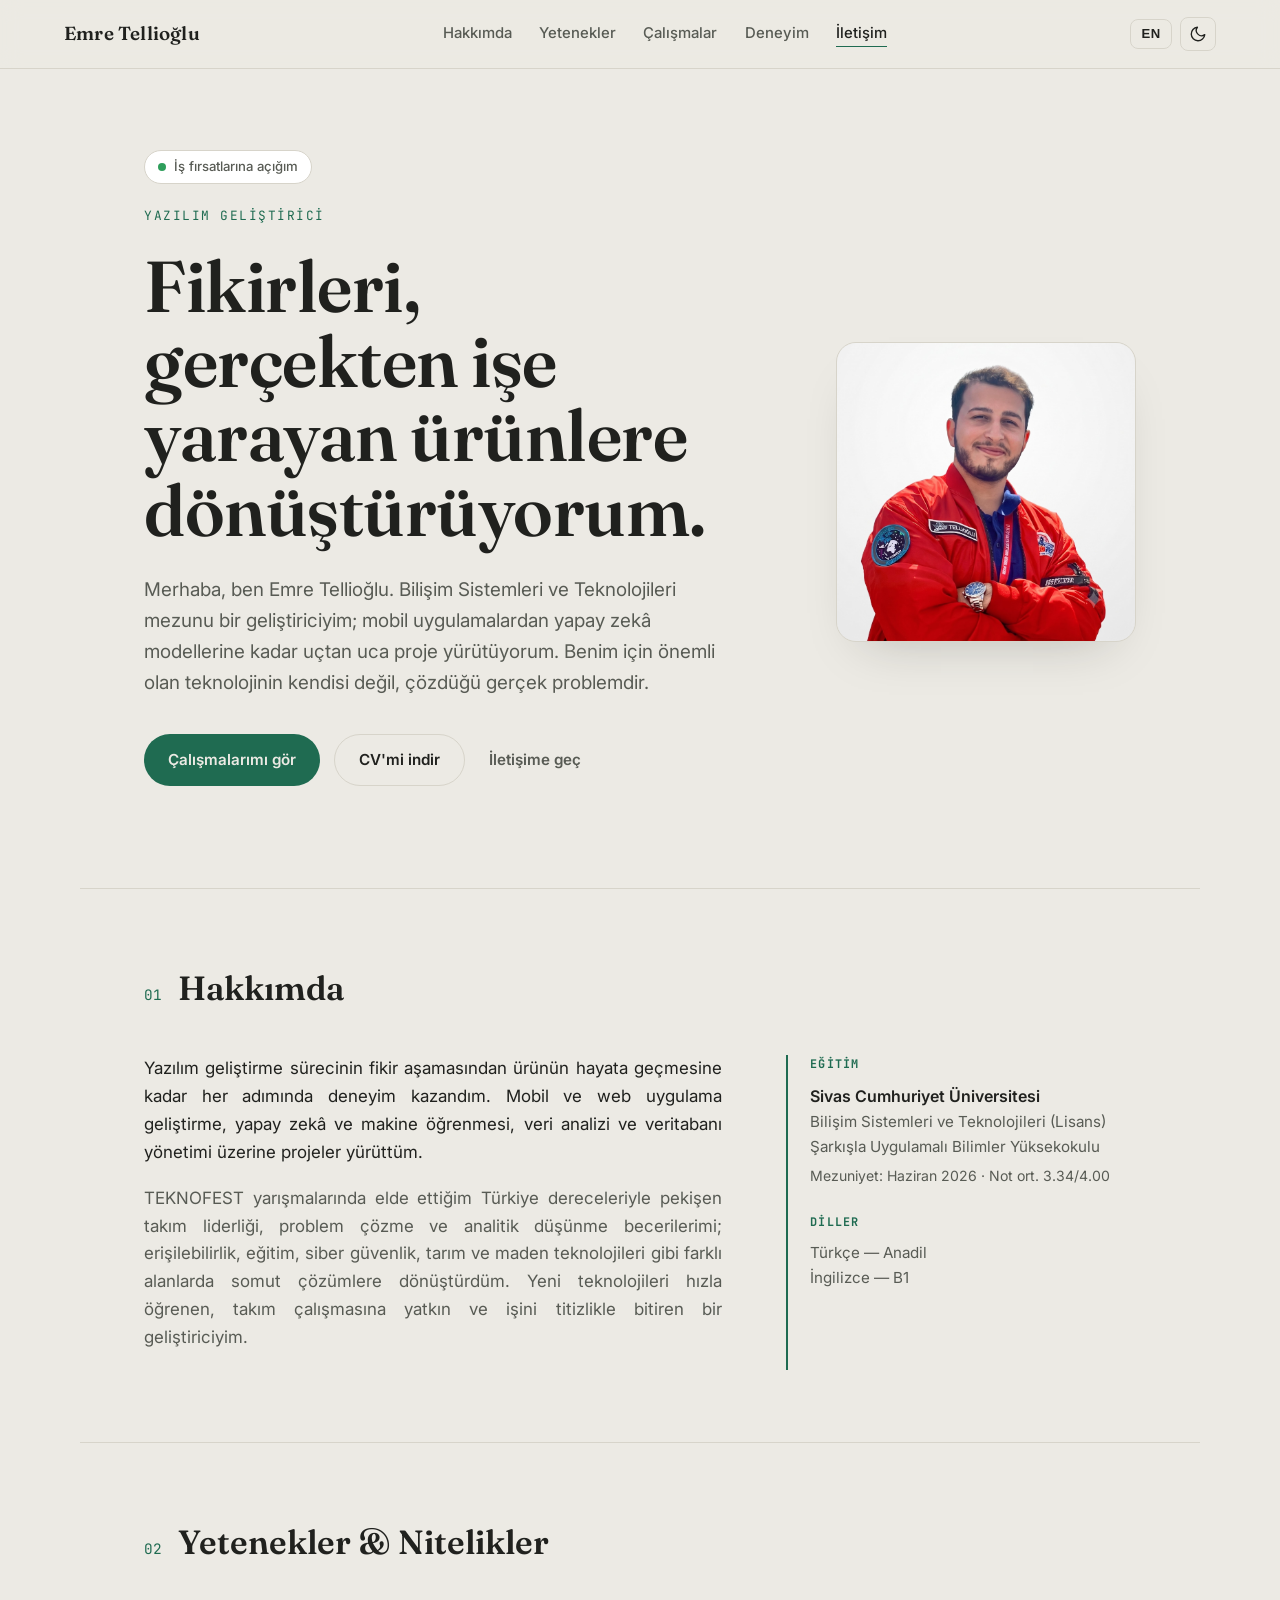
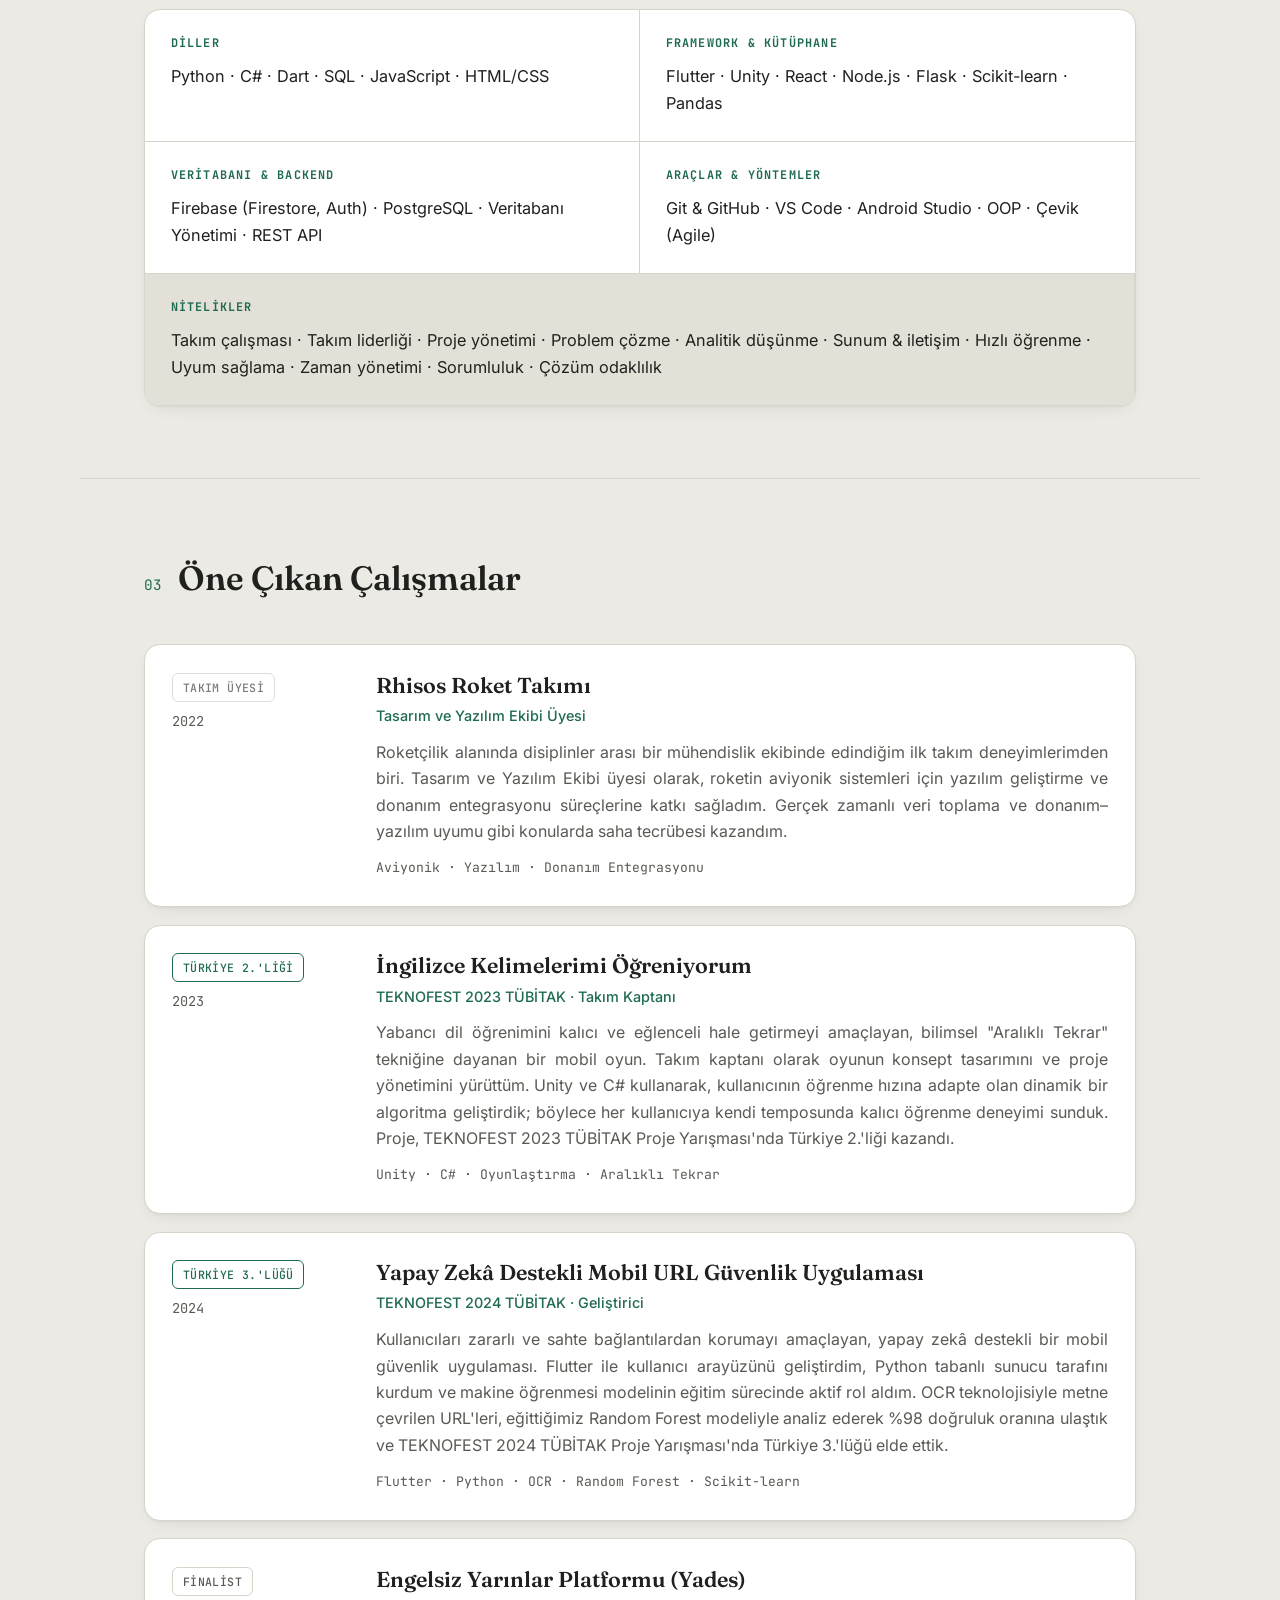
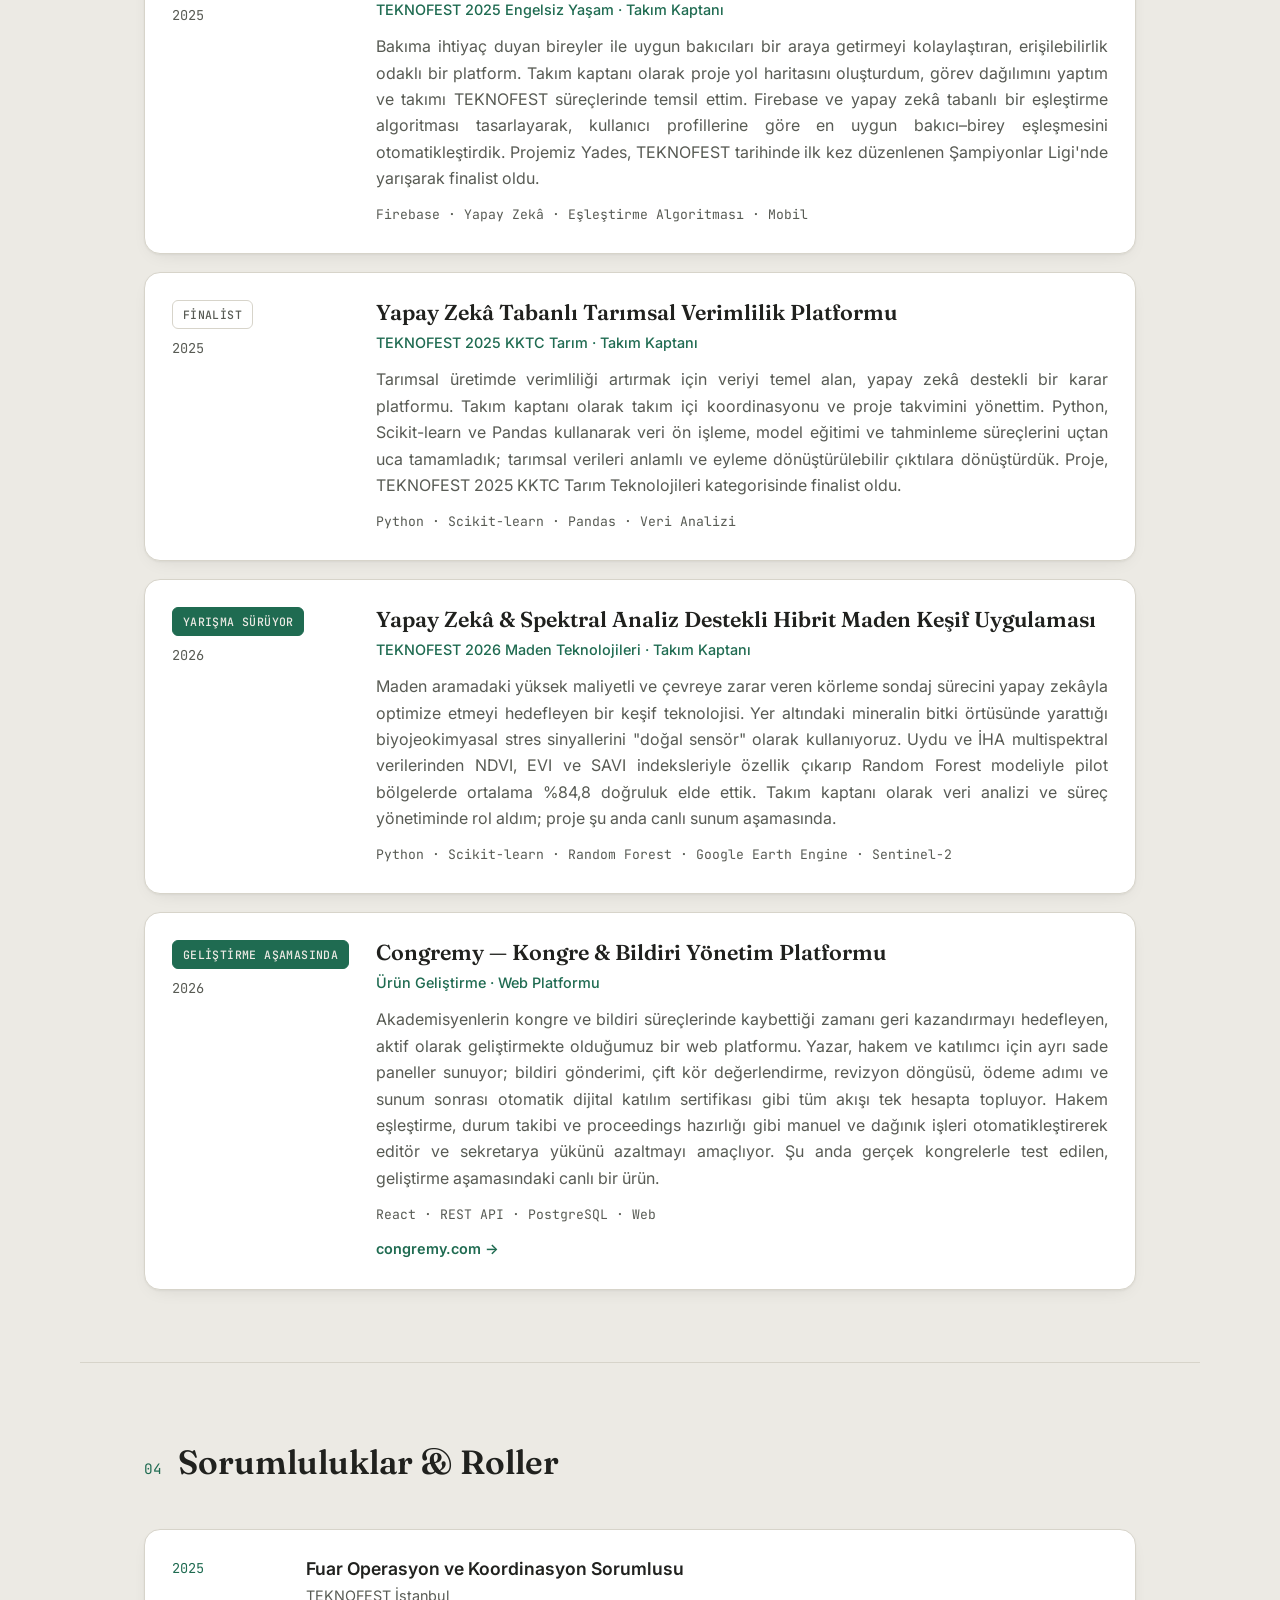
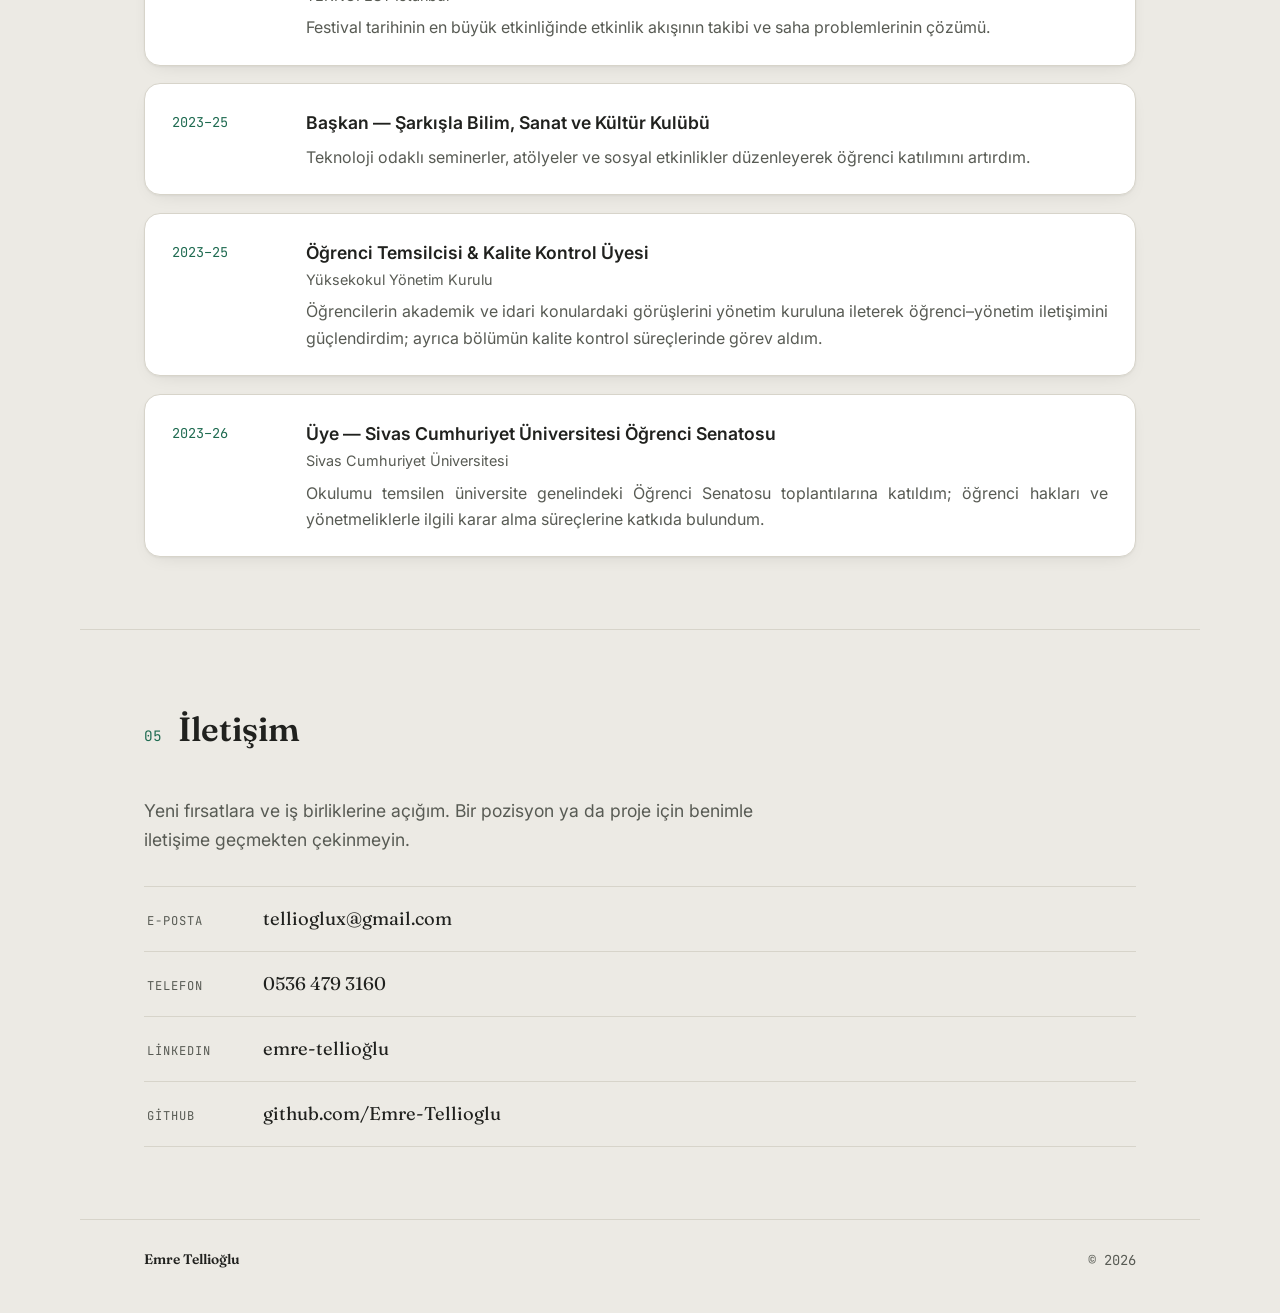
<file: index.html>
<!DOCTYPE html>
<html lang="tr">
<head>
  <meta charset="UTF-8" />
  <meta name="viewport" content="width=device-width, initial-scale=1.0" />
  <title>Emre Tellioğlu — Yazılım Geliştirici</title>
  <meta name="description" content="Emre Tellioğlu — Bilişim Sistemleri ve Teknolojileri mezunu yazılım geliştirici. Mobil, yapay zekâ ve veri odaklı projeler. TEKNOFEST Türkiye dereceleri." />
  <meta name="author" content="Emre Tellioğlu" />
  <meta name="theme-color" content="#1f6b51" />
  <link rel="canonical" href="https://emre-tellioglu.github.io/" />

  <meta property="og:type" content="website" />
  <meta property="og:url" content="https://emre-tellioglu.github.io/" />
  <meta property="og:title" content="Emre Tellioğlu — Yazılım Geliştirici" />
  <meta property="og:description" content="Mobil, yapay zekâ ve veri odaklı projeler geliştiren bir yazılım geliştirici. TEKNOFEST Türkiye dereceleri." />
  <meta property="og:image" content="https://emre-tellioglu.github.io/assets/img/emre.jpg" />
  <meta name="twitter:card" content="summary_large_image" />
  <meta name="twitter:title" content="Emre Tellioğlu — Yazılım Geliştirici" />
  <meta name="twitter:description" content="Mobil, yapay zekâ ve veri odaklı projeler geliştiren bir yazılım geliştirici." />
  <meta name="twitter:image" content="https://emre-tellioglu.github.io/assets/img/emre.jpg" />

  <link rel="preconnect" href="https://fonts.googleapis.com" />
  <link rel="preconnect" href="https://fonts.gstatic.com" crossorigin />
  <link href="https://fonts.googleapis.com/css2?family=Fraunces:opsz,wght@9..144,400;9..144,500;9..144,600;9..144,700&family=Inter:wght@400;500;600&family=JetBrains+Mono:wght@500&display=swap" rel="stylesheet" />
  <link rel="stylesheet" href="assets/css/style.css" />
  <link rel="icon" href="data:image/svg+xml,<svg xmlns='http://www.w3.org/2000/svg' viewBox='0 0 100 100'><rect width='100' height='100' rx='22' fill='%231f6b51'/><text x='50' y='71' font-size='58' font-family='Georgia,serif' fill='%23f3efe6' text-anchor='middle'>ET</text></svg>" />
</head>
<body>
  <div class="progress" id="progress" aria-hidden="true"></div>

  <header class="nav" id="top">
    <a href="#top" class="nav__mark">Emre&nbsp;Tellioğlu</a>
    <nav class="nav__links" id="navLinks">
      <a href="#about" data-i18n="nav_about">Hakkımda</a>
      <a href="#skills" data-i18n="nav_skills">Yetenekler</a>
      <a href="#work" data-i18n="nav_work">Çalışmalar</a>
      <a href="#path" data-i18n="nav_path">Deneyim</a>
      <a href="#contact" data-i18n="nav_contact">İletişim</a>
    </nav>
    <div class="nav__actions">
      <button id="langToggle" class="ghost-btn" aria-label="Switch language">EN</button>
      <button id="themeToggle" class="icon-btn" aria-label="Tema değiştir">
        <svg class="icon-moon" viewBox="0 0 24 24" width="18" height="18" fill="none" stroke="currentColor" stroke-width="1.8" stroke-linecap="round" stroke-linejoin="round"><path d="M21 12.8A9 9 0 1 1 11.2 3a7 7 0 0 0 9.8 9.8z"/></svg>
        <svg class="icon-sun" viewBox="0 0 24 24" width="18" height="18" fill="none" stroke="currentColor" stroke-width="1.8" stroke-linecap="round" stroke-linejoin="round"><circle cx="12" cy="12" r="4"/><path d="M12 2v2M12 20v2M4.9 4.9l1.4 1.4M17.7 17.7l1.4 1.4M2 12h2M20 12h2M4.9 19.1l1.4-1.4M17.7 6.3l1.4-1.4"/></svg>
      </button>
      <button id="menuToggle" class="icon-btn menu-toggle" aria-label="Menü">
        <svg viewBox="0 0 24 24" width="20" height="20" fill="none" stroke="currentColor" stroke-width="1.8" stroke-linecap="round"><path d="M3 6h18M3 12h18M3 18h18"/></svg>
      </button>
    </div>
  </header>

  <main>
    <!-- Hero -->
    <section class="hero">
      <div class="hero__text">
        <p class="status">
          <span class="status__dot"></span>
          <span data-i18n="hero_status">İş fırsatlarına açığım</span>
        </p>
        <p class="eyebrow" data-i18n="hero_eyebrow">Yazılım Geliştirici</p>
        <h1 class="hero__headline" data-i18n="hero_headline">
          Fikirleri, gerçekten işe yarayan ürünlere dönüştürüyorum.
        </h1>
        <p class="hero__intro" data-i18n="hero_intro">
          Merhaba, ben Emre Tellioğlu. Bilişim Sistemleri ve Teknolojileri mezunu bir geliştiriciyim;
          mobil uygulamalardan yapay zekâ modellerine kadar uçtan uca proje yürütüyorum. Benim için
          önemli olan teknolojinin kendisi değil, çözdüğü gerçek problemdir.
        </p>
        <div class="hero__actions">
          <a href="#work" class="btn btn--solid" data-i18n="hero_cta_work">Çalışmalarımı gör</a>
          <a href="assets/cv/Emre_Tellioglu_CV.pdf" class="btn btn--line" download data-i18n="hero_cta_cv">CV'mi indir</a>
          <a href="#contact" class="btn btn--ghost-link" data-i18n="hero_cta_contact">İletişime geç</a>
        </div>
      </div>
      <figure class="hero__photo">
        <img src="assets/img/emre.jpg" alt="Emre Tellioğlu" id="avatarImg"
             onerror="this.style.display='none';document.getElementById('avatarFallback').style.display='flex';" />
        <div class="avatar-fallback" id="avatarFallback">ET</div>
      </figure>
    </section>

    <!-- Hakkımda -->
    <section id="about" class="block">
      <div class="block__head">
        <span class="block__no">01</span>
        <h2 class="block__title" data-i18n="about_title">Hakkımda</h2>
      </div>
      <div class="about">
        <div class="about__lead">
          <p data-i18n="about_p1">
            Yazılım geliştirme sürecinin fikir aşamasından ürünün hayata geçmesine kadar her adımında
            deneyim kazandım. Mobil ve web uygulama geliştirme, yapay zekâ ve makine öğrenmesi, veri
            analizi ve veritabanı yönetimi üzerine projeler yürüttüm.
          </p>
          <p data-i18n="about_p2">
            TEKNOFEST yarışmalarında elde ettiğim Türkiye dereceleriyle pekişen takım liderliği,
            problem çözme ve analitik düşünme becerilerimi; erişilebilirlik, eğitim, siber güvenlik,
            tarım ve maden teknolojileri gibi farklı alanlarda somut çözümlere dönüştürdüm. Yeni
            teknolojileri hızla öğrenen, takım çalışmasına yatkın ve işini titizlikle bitiren bir
            geliştiriciyim.
          </p>
        </div>
        <aside class="about__side">
          <h3 class="side__title" data-i18n="about_edu">Eğitim</h3>
          <p class="side__primary">Sivas Cumhuriyet Üniversitesi</p>
          <p class="side__sec" data-i18n="about_edu_dept">Bilişim Sistemleri ve Teknolojileri (Lisans)</p>
          <p class="side__sec">Şarkışla Uygulamalı Bilimler Yüksekokulu</p>
          <p class="side__meta"><span data-i18n="about_edu_grad">Mezuniyet: Haziran 2026</span> · <span data-i18n="about_gpa">Not ort.</span> 3.34/4.00</p>
          <h3 class="side__title" data-i18n="about_lang">Diller</h3>
          <p class="side__sec"><span data-i18n="lang_tr">Türkçe</span> — <span class="muted" data-i18n="lang_tr_lvl">Anadil</span></p>
          <p class="side__sec"><span data-i18n="lang_en">İngilizce</span> — <span class="muted">B1</span></p>
        </aside>
      </div>
    </section>

    <!-- Yetenekler -->
    <section id="skills" class="block">
      <div class="block__head">
        <span class="block__no">02</span>
        <h2 class="block__title" data-i18n="skills_title">Yetenekler &amp; Nitelikler</h2>
      </div>
      <div class="skills">
        <div class="skills__col">
          <h3 class="skills__label" data-i18n="skills_lang">Diller</h3>
          <p class="skills__list">Python · C# · Dart · SQL · JavaScript · HTML/CSS</p>
        </div>
        <div class="skills__col">
          <h3 class="skills__label" data-i18n="skills_fw">Framework &amp; Kütüphane</h3>
          <p class="skills__list">Flutter · Unity · React · Node.js · Flask · Scikit-learn · Pandas</p>
        </div>
        <div class="skills__col">
          <h3 class="skills__label" data-i18n="skills_db">Veritabanı &amp; Backend</h3>
          <p class="skills__list">Firebase (Firestore, Auth) · PostgreSQL · Veritabanı Yönetimi · REST API</p>
        </div>
        <div class="skills__col">
          <h3 class="skills__label" data-i18n="skills_tools">Araçlar &amp; Yöntemler</h3>
          <p class="skills__list">Git &amp; GitHub · VS Code · Android Studio · OOP · Çevik (Agile)</p>
        </div>
        <div class="skills__col skills__col--wide">
          <h3 class="skills__label" data-i18n="skills_soft">Nitelikler</h3>
          <p class="skills__list" data-i18n="skills_soft_list">
            Takım çalışması · Takım liderliği · Proje yönetimi · Problem çözme · Analitik düşünme ·
            Sunum &amp; iletişim · Hızlı öğrenme · Uyum sağlama · Zaman yönetimi · Sorumluluk · Çözüm odaklılık
          </p>
        </div>
      </div>
    </section>

    <!-- Öne çıkan çalışmalar -->
    <section id="work" class="block">
      <div class="block__head">
        <span class="block__no">03</span>
        <h2 class="block__title" data-i18n="work_title">Öne Çıkan Çalışmalar</h2>
      </div>

      <ol class="work">
        <li class="work__item">
          <div class="work__meta">
            <span class="work__award work__award--muted" data-i18n="award_team">Takım Üyesi</span>
            <span class="work__year">2022</span>
          </div>
          <div class="work__body">
            <h3 class="work__title" data-i18n="w5_title">Rhisos Roket Takımı</h3>
            <p class="work__role" data-i18n="w5_role">Tasarım ve Yazılım Ekibi Üyesi</p>
            <p class="work__desc" data-i18n="w5_desc">
              Roketçilik alanında disiplinler arası bir mühendislik ekibinde edindiğim ilk takım
              deneyimlerimden biri. Tasarım ve Yazılım Ekibi üyesi olarak, roketin aviyonik sistemleri
              için yazılım geliştirme ve donanım entegrasyonu süreçlerine katkı sağladım. Gerçek zamanlı
              veri toplama ve donanım–yazılım uyumu gibi konularda saha tecrübesi kazandım.
            </p>
            <p class="work__stack" data-i18n="w5_stack">Aviyonik · Yazılım · Donanım Entegrasyonu</p>
          </div>
        </li>

        <li class="work__item">
          <div class="work__meta">
            <span class="work__award" data-i18n="award_2nd">Türkiye 2.'liği</span>
            <span class="work__year">2023</span>
          </div>
          <div class="work__body">
            <h3 class="work__title" data-i18n="w2_title">İngilizce Kelimelerimi Öğreniyorum</h3>
            <p class="work__role">TEKNOFEST 2023 TÜBİTAK · <span data-i18n="role_cap">Takım Kaptanı</span></p>
            <p class="work__desc" data-i18n="w2_desc">
              Yabancı dil öğrenimini kalıcı ve eğlenceli hale getirmeyi amaçlayan, bilimsel "Aralıklı
              Tekrar" tekniğine dayanan bir mobil oyun. Takım kaptanı olarak oyunun konsept tasarımını
              ve proje yönetimini yürüttüm. Unity ve C# kullanarak, kullanıcının öğrenme hızına adapte
              olan dinamik bir algoritma geliştirdik; böylece her kullanıcıya kendi temposunda kalıcı
              öğrenme deneyimi sunduk. Proje, TEKNOFEST 2023 TÜBİTAK Proje Yarışması'nda Türkiye
              2.'liği kazandı.
            </p>
            <p class="work__stack">Unity · C# · Oyunlaştırma · Aralıklı Tekrar</p>
          </div>
        </li>

        <li class="work__item">
          <div class="work__meta">
            <span class="work__award" data-i18n="award_3rd">Türkiye 3.'lüğü</span>
            <span class="work__year">2024</span>
          </div>
          <div class="work__body">
            <h3 class="work__title" data-i18n="w1_title">Yapay Zekâ Destekli Mobil URL Güvenlik Uygulaması</h3>
            <p class="work__role">TEKNOFEST 2024 TÜBİTAK · <span data-i18n="role_dev">Geliştirici</span></p>
            <p class="work__desc" data-i18n="w1_desc">
              Kullanıcıları zararlı ve sahte bağlantılardan korumayı amaçlayan, yapay zekâ destekli bir
              mobil güvenlik uygulaması. Flutter ile kullanıcı arayüzünü geliştirdim, Python tabanlı
              sunucu tarafını kurdum ve makine öğrenmesi modelinin eğitim sürecinde aktif rol aldım.
              OCR teknolojisiyle metne çevrilen URL'leri, eğittiğimiz Random Forest modeliyle analiz
              ederek %98 doğruluk oranına ulaştık ve TEKNOFEST 2024 TÜBİTAK Proje Yarışması'nda Türkiye
              3.'lüğü elde ettik.
            </p>
            <p class="work__stack">Flutter · Python · OCR · Random Forest · Scikit-learn</p>
          </div>
        </li>

        <li class="work__item">
          <div class="work__meta">
            <span class="work__award work__award--alt" data-i18n="award_finalist">Finalist</span>
            <span class="work__year">2025</span>
          </div>
          <div class="work__body">
            <h3 class="work__title" data-i18n="w3_title">Engelsiz Yarınlar Platformu (Yades)</h3>
            <p class="work__role">TEKNOFEST 2025 Engelsiz Yaşam · <span data-i18n="role_cap2">Takım Kaptanı</span></p>
            <p class="work__desc" data-i18n="w3_desc">
              Bakıma ihtiyaç duyan bireyler ile uygun bakıcıları bir araya getirmeyi kolaylaştıran,
              erişilebilirlik odaklı bir platform. Takım kaptanı olarak proje yol haritasını oluşturdum,
              görev dağılımını yaptım ve takımı TEKNOFEST süreçlerinde temsil ettim. Firebase ve yapay
              zekâ tabanlı bir eşleştirme algoritması tasarlayarak, kullanıcı profillerine göre en uygun
              bakıcı–birey eşleşmesini otomatikleştirdik. Projemiz Yades, TEKNOFEST tarihinde ilk kez
              düzenlenen Şampiyonlar Ligi'nde yarışarak finalist oldu.
            </p>
            <p class="work__stack">Firebase · Yapay Zekâ · Eşleştirme Algoritması · Mobil</p>
          </div>
        </li>

        <li class="work__item">
          <div class="work__meta">
            <span class="work__award work__award--alt" data-i18n="award_finalist2">Finalist</span>
            <span class="work__year">2025</span>
          </div>
          <div class="work__body">
            <h3 class="work__title" data-i18n="w4_title">Yapay Zekâ Tabanlı Tarımsal Verimlilik Platformu</h3>
            <p class="work__role">TEKNOFEST 2025 KKTC Tarım · <span data-i18n="role_cap3">Takım Kaptanı</span></p>
            <p class="work__desc" data-i18n="w4_desc">
              Tarımsal üretimde verimliliği artırmak için veriyi temel alan, yapay zekâ destekli bir
              karar platformu. Takım kaptanı olarak takım içi koordinasyonu ve proje takvimini yönettim.
              Python, Scikit-learn ve Pandas kullanarak veri ön işleme, model eğitimi ve tahminleme
              süreçlerini uçtan uca tamamladık; tarımsal verileri anlamlı ve eyleme dönüştürülebilir
              çıktılara dönüştürdük. Proje, TEKNOFEST 2025 KKTC Tarım Teknolojileri kategorisinde
              finalist oldu.
            </p>
            <p class="work__stack">Python · Scikit-learn · Pandas · Veri Analizi</p>
          </div>
        </li>

        <li class="work__item">
          <div class="work__meta">
            <span class="work__award work__award--live" data-i18n="award_ongoing">Yarışma Sürüyor</span>
            <span class="work__year">2026</span>
          </div>
          <div class="work__body">
            <h3 class="work__title" data-i18n="wm_title">Yapay Zekâ &amp; Spektral Analiz Destekli Hibrit Maden Keşif Uygulaması</h3>
            <p class="work__role">TEKNOFEST 2026 Maden Teknolojileri · <span data-i18n="role_capm">Takım Kaptanı</span></p>
            <p class="work__desc" data-i18n="wm_desc">
              Maden aramadaki yüksek maliyetli ve çevreye zarar veren körleme sondaj sürecini yapay
              zekâyla optimize etmeyi hedefleyen bir keşif teknolojisi. Yer altındaki mineralin bitki
              örtüsünde yarattığı biyojeokimyasal stres sinyallerini "doğal sensör" olarak kullanıyoruz.
              Uydu ve İHA multispektral verilerinden NDVI, EVI ve SAVI indeksleriyle özellik çıkarıp
              Random Forest modeliyle pilot bölgelerde ortalama %84,8 doğruluk elde ettik. Takım kaptanı
              olarak veri analizi ve süreç yönetiminde rol aldım; proje şu anda canlı sunum aşamasında.
            </p>
            <p class="work__stack">Python · Scikit-learn · Random Forest · Google Earth Engine · Sentinel-2</p>
          </div>
        </li>

        <li class="work__item">
          <div class="work__meta">
            <span class="work__award work__award--live" data-i18n="award_dev">Geliştirme Aşamasında</span>
            <span class="work__year">2026</span>
          </div>
          <div class="work__body">
            <h3 class="work__title">Congremy — <span data-i18n="w0_sub">Kongre &amp; Bildiri Yönetim Platformu</span></h3>
            <p class="work__role" data-i18n="w0_role">Ürün Geliştirme · Web Platformu</p>
            <p class="work__desc" data-i18n="w0_desc">
              Akademisyenlerin kongre ve bildiri süreçlerinde kaybettiği zamanı geri kazandırmayı
              hedefleyen, aktif olarak geliştirmekte olduğumuz bir web platformu. Yazar, hakem ve
              katılımcı için ayrı sade paneller sunuyor; bildiri gönderimi, çift kör değerlendirme,
              revizyon döngüsü, ödeme adımı ve sunum sonrası otomatik dijital katılım sertifikası gibi
              tüm akışı tek hesapta topluyor. Hakem eşleştirme, durum takibi ve proceedings hazırlığı
              gibi manuel ve dağınık işleri otomatikleştirerek editör ve sekretarya yükünü azaltmayı
              amaçlıyor. Şu anda gerçek kongrelerle test edilen, geliştirme aşamasındaki canlı bir ürün.
            </p>
            <p class="work__stack">React · REST API · PostgreSQL · Web</p>
            <a class="work__link" href="https://congremy.com" target="_blank" rel="noopener" data-i18n="w0_link">congremy.com →</a>
          </div>
        </li>
      </ol>
    </section>

    <!-- Sorumluluklar & roller -->
    <section id="path" class="block">
      <div class="block__head">
        <span class="block__no">04</span>
        <h2 class="block__title" data-i18n="path_title">Sorumluluklar &amp; Roller</h2>
      </div>
      <ul class="path">
        <li class="path__item">
          <span class="path__year">2025</span>
          <div class="path__body">
            <h3 class="path__role" data-i18n="p1_title">Fuar Operasyon ve Koordinasyon Sorumlusu</h3>
            <p class="path__org">TEKNOFEST İstanbul</p>
            <p class="path__desc" data-i18n="p1_desc">Festival tarihinin en büyük etkinliğinde etkinlik akışının takibi ve saha problemlerinin çözümü.</p>
          </div>
        </li>
        <li class="path__item">
          <span class="path__year">2023–25</span>
          <div class="path__body">
            <h3 class="path__role" data-i18n="p2_title">Başkan — Şarkışla Bilim, Sanat ve Kültür Kulübü</h3>
            <p class="path__desc" data-i18n="p2_desc">Teknoloji odaklı seminerler, atölyeler ve sosyal etkinlikler düzenleyerek öğrenci katılımını artırdım.</p>
          </div>
        </li>
        <li class="path__item">
          <span class="path__year">2023–25</span>
          <div class="path__body">
            <h3 class="path__role" data-i18n="p3_title">Öğrenci Temsilcisi &amp; Kalite Kontrol Üyesi</h3>
            <p class="path__org">Yüksekokul Yönetim Kurulu</p>
            <p class="path__desc" data-i18n="p3_desc">Öğrencilerin akademik ve idari konulardaki görüşlerini yönetim kuruluna ileterek öğrenci–yönetim iletişimini güçlendirdim; ayrıca bölümün kalite kontrol süreçlerinde görev aldım.</p>
          </div>
        </li>
        <li class="path__item">
          <span class="path__year">2023–26</span>
          <div class="path__body">
            <h3 class="path__role" data-i18n="p4_title">Üye — Sivas Cumhuriyet Üniversitesi Öğrenci Senatosu</h3>
            <p class="path__org">Sivas Cumhuriyet Üniversitesi</p>
            <p class="path__desc" data-i18n="p4_desc">Okulumu temsilen üniversite genelindeki Öğrenci Senatosu toplantılarına katıldım; öğrenci hakları ve yönetmeliklerle ilgili karar alma süreçlerine katkıda bulundum.</p>
          </div>
        </li>
      </ul>
    </section>

    <!-- İletişim -->
    <section id="contact" class="block block--contact">
      <div class="block__head">
        <span class="block__no">05</span>
        <h2 class="block__title" data-i18n="contact_title">İletişim</h2>
      </div>
      <p class="contact__lead" data-i18n="contact_lead">
        Yeni fırsatlara ve iş birliklerine açığım. Bir pozisyon ya da proje için benimle iletişime
        geçmekten çekinmeyin.
      </p>
      <div class="contact__rows">
        <a class="contact__row" href="mailto:tellioglux@gmail.com">
          <span class="contact__key" data-i18n="contact_email">E-posta</span>
          <span class="contact__val">tellioglux@gmail.com</span>
        </a>
        <a class="contact__row" href="tel:+905364793160">
          <span class="contact__key" data-i18n="contact_phone">Telefon</span>
          <span class="contact__val">0536 479 3160</span>
        </a>
        <a class="contact__row" href="https://www.linkedin.com/in/emre-tellio%C4%9Flu-538312259/" target="_blank" rel="noopener">
          <span class="contact__key">LinkedIn</span>
          <span class="contact__val">emre-tellioğlu</span>
        </a>
        <a class="contact__row" href="https://github.com/Emre-Tellioglu" target="_blank" rel="noopener">
          <span class="contact__key">GitHub</span>
          <span class="contact__val">github.com/Emre-Tellioglu</span>
        </a>
      </div>
    </section>
  </main>

  <footer class="footer">
    <span class="footer__mark">Emre Tellioğlu</span>
    <span class="footer__year">© <span id="year"></span></span>
  </footer>

  <script src="assets/js/main.js"></script>
</body>
</html>
</file>
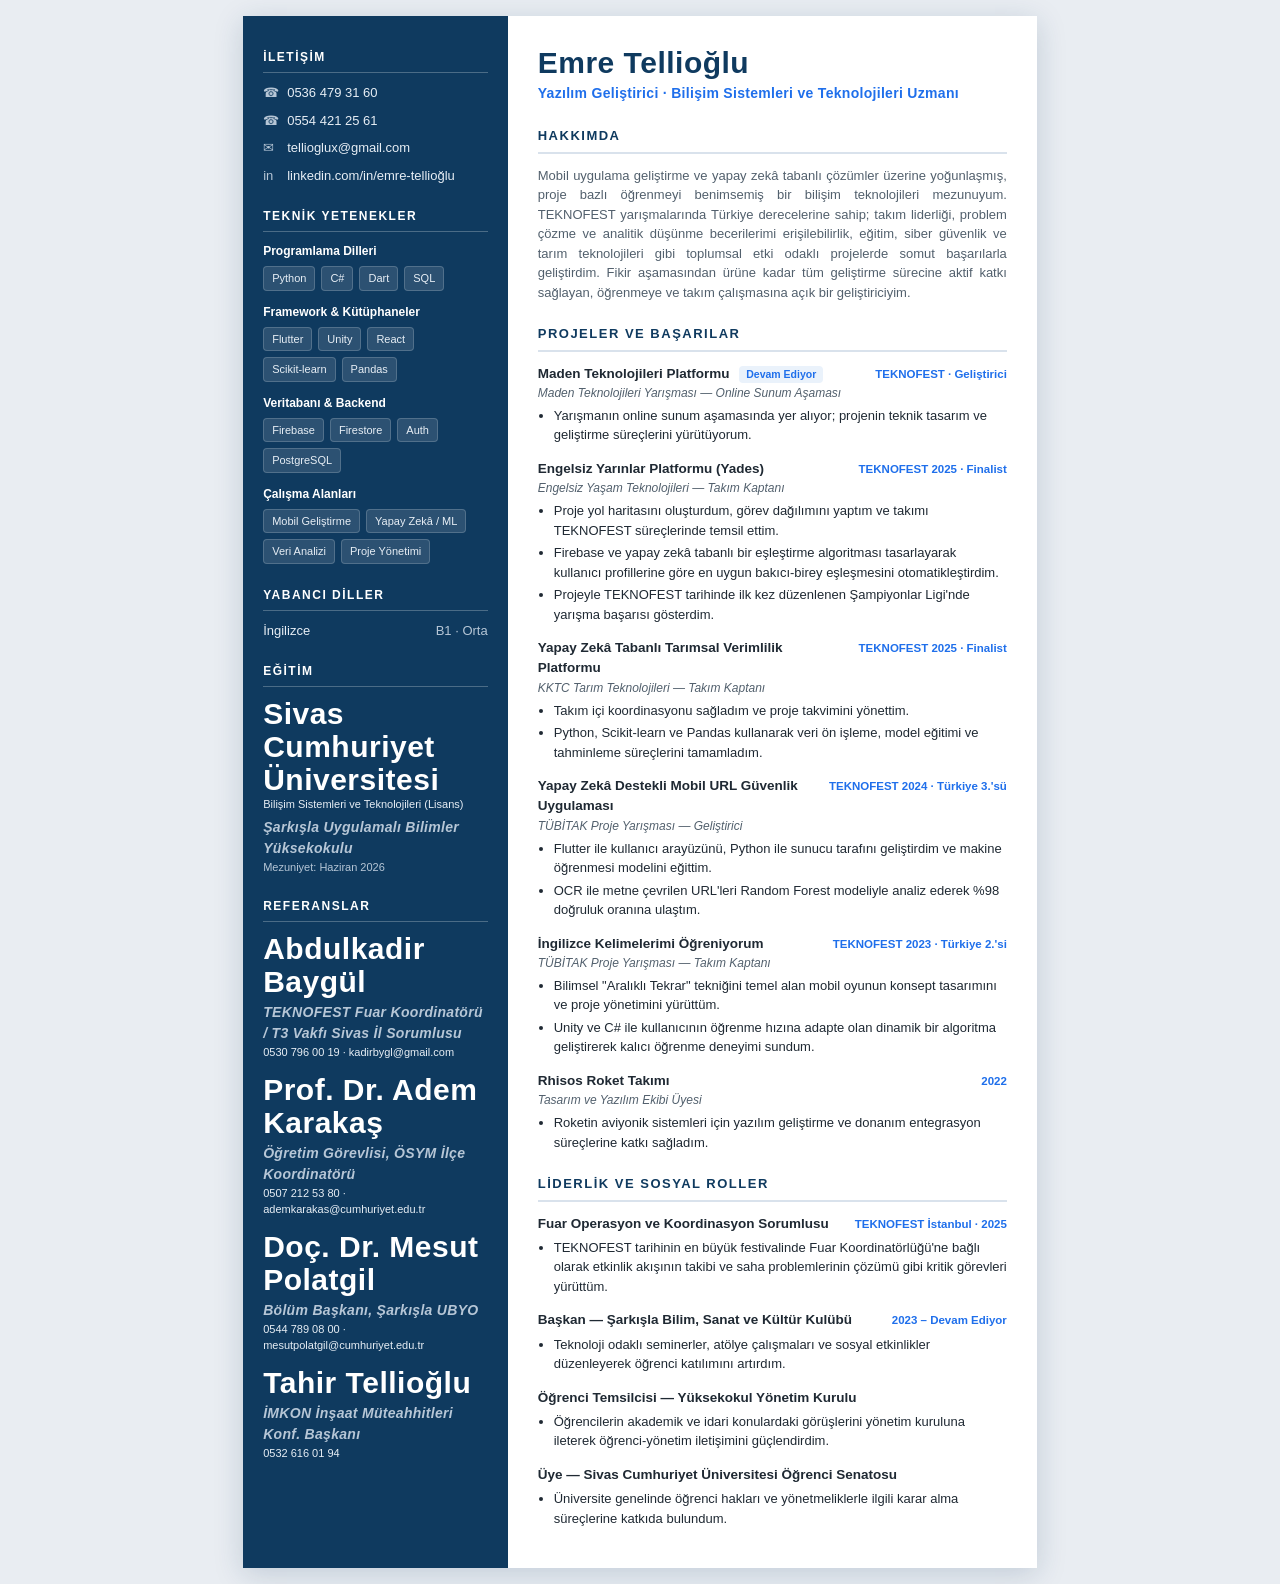
<file: cv/emre_tellioglu_cv.html>
<!DOCTYPE html>
<html lang="tr">
<head>
<meta charset="UTF-8" />
<meta name="viewport" content="width=device-width, initial-scale=1.0" />
<title>Emre Tellioğlu - CV</title>
<style>
  :root {
    --primary: #0f3a5f;
    --accent: #1f6feb;
    --text: #1f2933;
    --muted: #52606d;
    --line: #d9e2ec;
    --sidebar-bg: #0f3a5f;
    --sidebar-text: #e7eef5;
    --sidebar-muted: #b6c6d6;
  }

  * { box-sizing: border-box; margin: 0; padding: 0; }

  html, body {
    font-family: "Segoe UI", "Helvetica Neue", Arial, sans-serif;
    color: var(--text);
    background: #e9edf2;
    line-height: 1.5;
    font-size: 13px;
  }

  .page {
    width: 210mm;
    min-height: 297mm;
    margin: 16px auto;
    background: #fff;
    display: grid;
    grid-template-columns: 70mm 1fr;
    box-shadow: 0 6px 28px rgba(15, 58, 95, 0.18);
  }

  /* ---------- SIDEBAR ---------- */
  .sidebar {
    background: var(--sidebar-bg);
    color: var(--sidebar-text);
    padding: 26px 20px;
  }

  .sidebar h2 {
    font-size: 12px;
    letter-spacing: 1.5px;
    text-transform: uppercase;
    color: #fff;
    margin: 22px 0 10px;
    padding-bottom: 6px;
    border-bottom: 1px solid rgba(255,255,255,0.25);
  }
  .sidebar h2:first-of-type { margin-top: 6px; }

  .sidebar p, .sidebar li { color: var(--sidebar-text); font-size: 12px; }

  .contact-item {
    display: flex;
    align-items: flex-start;
    gap: 8px;
    margin-bottom: 8px;
    word-break: break-word;
  }
  .contact-item .ico { color: var(--sidebar-muted); flex: 0 0 16px; }
  .contact-item a { color: var(--sidebar-text); text-decoration: none; }

  .skill-group { margin-bottom: 12px; }
  .skill-group .label {
    font-weight: 600;
    color: #fff;
    font-size: 12px;
    margin-bottom: 6px;
  }
  .chips { display: flex; flex-wrap: wrap; gap: 6px; }
  .chip {
    background: rgba(255,255,255,0.12);
    border: 1px solid rgba(255,255,255,0.18);
    border-radius: 4px;
    padding: 3px 8px;
    font-size: 11px;
  }

  .sidebar ul { list-style: none; }
  .sidebar ul li { margin-bottom: 6px; position: relative; padding-left: 12px; }
  .sidebar ul li::before {
    content: "›";
    position: absolute;
    left: 0;
    color: var(--sidebar-muted);
  }

  .lang-row { display: flex; justify-content: space-between; margin-bottom: 6px; }
  .lang-row .level { color: var(--sidebar-muted); }

  .ref-item { margin-bottom: 12px; font-size: 11px; }
  .ref-item .name { font-weight: 600; color: #fff; }
  .ref-item .role { color: var(--sidebar-muted); font-style: italic; }

  /* ---------- MAIN ---------- */
  .main { padding: 30px 30px 26px; }

  .name {
    font-size: 30px;
    font-weight: 700;
    color: var(--primary);
    letter-spacing: 0.5px;
    line-height: 1.1;
  }
  .role {
    font-size: 14px;
    color: var(--accent);
    font-weight: 600;
    margin-top: 4px;
    letter-spacing: 0.3px;
  }

  .section { margin-top: 22px; }
  .section-title {
    font-size: 13px;
    font-weight: 700;
    text-transform: uppercase;
    letter-spacing: 1.5px;
    color: var(--primary);
    border-bottom: 2px solid var(--line);
    padding-bottom: 6px;
    margin-bottom: 12px;
  }

  .summary { color: var(--muted); text-align: justify; }

  .entry { margin-bottom: 14px; }
  .entry .head {
    display: flex;
    justify-content: space-between;
    align-items: baseline;
    gap: 10px;
  }
  .entry .title { font-weight: 700; color: var(--text); font-size: 13.5px; }
  .entry .meta {
    color: var(--accent);
    font-size: 11.5px;
    font-weight: 600;
    white-space: nowrap;
  }
  .entry .sub { color: var(--muted); font-size: 12px; font-style: italic; margin-bottom: 4px; }
  .entry ul { margin: 4px 0 0 16px; }
  .entry ul li { margin-bottom: 3px; color: var(--text); }

  .badge {
    display: inline-block;
    background: #eaf2fb;
    color: var(--accent);
    border-radius: 4px;
    padding: 1px 7px;
    font-size: 10.5px;
    font-weight: 700;
    margin-left: 6px;
  }

  @media print {
    body { background: #fff; font-size: 11.5px; }
    .page { margin: 0; box-shadow: none; width: 100%; min-height: auto; }
    @page { size: A4; margin: 0; }
  }
</style>
</head>
<body>
  <div class="page">
    <!-- SIDEBAR -->
    <aside class="sidebar">
      <h2>İletişim</h2>
      <div class="contact-item"><span class="ico">☎</span><span>0536 479 31 60</span></div>
      <div class="contact-item"><span class="ico">☎</span><span>0554 421 25 61</span></div>
      <div class="contact-item"><span class="ico">✉</span><a href="mailto:tellioglux@gmail.com">tellioglux@gmail.com</a></div>
      <div class="contact-item"><span class="ico">in</span><a href="https://www.linkedin.com/in/emre-tellioğlu-538312259/">linkedin.com/in/emre-tellioğlu</a></div>

      <h2>Teknik Yetenekler</h2>
      <div class="skill-group">
        <div class="label">Programlama Dilleri</div>
        <div class="chips">
          <span class="chip">Python</span>
          <span class="chip">C#</span>
          <span class="chip">Dart</span>
          <span class="chip">SQL</span>
        </div>
      </div>
      <div class="skill-group">
        <div class="label">Framework & Kütüphaneler</div>
        <div class="chips">
          <span class="chip">Flutter</span>
          <span class="chip">Unity</span>
          <span class="chip">React</span>
          <span class="chip">Scikit-learn</span>
          <span class="chip">Pandas</span>
        </div>
      </div>
      <div class="skill-group">
        <div class="label">Veritabanı & Backend</div>
        <div class="chips">
          <span class="chip">Firebase</span>
          <span class="chip">Firestore</span>
          <span class="chip">Auth</span>
          <span class="chip">PostgreSQL</span>
        </div>
      </div>
      <div class="skill-group">
        <div class="label">Çalışma Alanları</div>
        <div class="chips">
          <span class="chip">Mobil Geliştirme</span>
          <span class="chip">Yapay Zekâ / ML</span>
          <span class="chip">Veri Analizi</span>
          <span class="chip">Proje Yönetimi</span>
        </div>
      </div>

      <h2>Yabancı Diller</h2>
      <div class="lang-row"><span>İngilizce</span><span class="level">B1 · Orta</span></div>

      <h2>Eğitim</h2>
      <div class="ref-item">
        <div class="name">Sivas Cumhuriyet Üniversitesi</div>
        <div>Bilişim Sistemleri ve Teknolojileri (Lisans)</div>
        <div class="role">Şarkışla Uygulamalı Bilimler Yüksekokulu</div>
        <div style="color:var(--sidebar-muted);">Mezuniyet: Haziran 2026</div>
      </div>

      <h2>Referanslar</h2>
      <div class="ref-item">
        <div class="name">Abdulkadir Baygül</div>
        <div class="role">TEKNOFEST Fuar Koordinatörü / T3 Vakfı Sivas İl Sorumlusu</div>
        <div>0530 796 00 19 · kadirbygl@gmail.com</div>
      </div>
      <div class="ref-item">
        <div class="name">Prof. Dr. Adem Karakaş</div>
        <div class="role">Öğretim Görevlisi, ÖSYM İlçe Koordinatörü</div>
        <div>0507 212 53 80 · ademkarakas@cumhuriyet.edu.tr</div>
      </div>
      <div class="ref-item">
        <div class="name">Doç. Dr. Mesut Polatgil</div>
        <div class="role">Bölüm Başkanı, Şarkışla UBYO</div>
        <div>0544 789 08 00 · mesutpolatgil@cumhuriyet.edu.tr</div>
      </div>
      <div class="ref-item">
        <div class="name">Tahir Tellioğlu</div>
        <div class="role">İMKON İnşaat Müteahhitleri Konf. Başkanı</div>
        <div>0532 616 01 94</div>
      </div>
    </aside>

    <!-- MAIN -->
    <main class="main">
      <div class="name">Emre Tellioğlu</div>
      <div class="role">Yazılım Geliştirici · Bilişim Sistemleri ve Teknolojileri Uzmanı</div>

      <section class="section">
        <div class="section-title">Hakkımda</div>
        <p class="summary">
          Mobil uygulama geliştirme ve yapay zekâ tabanlı çözümler üzerine yoğunlaşmış,
          proje bazlı öğrenmeyi benimsemiş bir bilişim teknolojileri mezunuyum.
          TEKNOFEST yarışmalarında Türkiye derecelerine sahip; takım liderliği, problem çözme ve
          analitik düşünme becerilerimi erişilebilirlik, eğitim, siber güvenlik ve tarım
          teknolojileri gibi toplumsal etki odaklı projelerde somut başarılarla geliştirdim.
          Fikir aşamasından ürüne kadar tüm geliştirme sürecine aktif katkı sağlayan,
          öğrenmeye ve takım çalışmasına açık bir geliştiriciyim.
        </p>
      </section>

      <section class="section">
        <div class="section-title">Projeler ve Başarılar</div>

        <div class="entry">
          <div class="head">
            <span class="title">Maden Teknolojileri Platformu <span class="badge">Devam Ediyor</span></span>
            <span class="meta">TEKNOFEST · Geliştirici</span>
          </div>
          <div class="sub">Maden Teknolojileri Yarışması — Online Sunum Aşaması</div>
          <ul>
            <li>Yarışmanın online sunum aşamasında yer alıyor; projenin teknik tasarım ve geliştirme süreçlerini yürütüyorum.</li>
          </ul>
        </div>

        <div class="entry">
          <div class="head">
            <span class="title">Engelsiz Yarınlar Platformu (Yades)</span>
            <span class="meta">TEKNOFEST 2025 · Finalist</span>
          </div>
          <div class="sub">Engelsiz Yaşam Teknolojileri — Takım Kaptanı</div>
          <ul>
            <li>Proje yol haritasını oluşturdum, görev dağılımını yaptım ve takımı TEKNOFEST süreçlerinde temsil ettim.</li>
            <li>Firebase ve yapay zekâ tabanlı bir eşleştirme algoritması tasarlayarak kullanıcı profillerine göre en uygun bakıcı-birey eşleşmesini otomatikleştirdim.</li>
            <li>Projeyle TEKNOFEST tarihinde ilk kez düzenlenen Şampiyonlar Ligi'nde yarışma başarısı gösterdim.</li>
          </ul>
        </div>

        <div class="entry">
          <div class="head">
            <span class="title">Yapay Zekâ Tabanlı Tarımsal Verimlilik Platformu</span>
            <span class="meta">TEKNOFEST 2025 · Finalist</span>
          </div>
          <div class="sub">KKTC Tarım Teknolojileri — Takım Kaptanı</div>
          <ul>
            <li>Takım içi koordinasyonu sağladım ve proje takvimini yönettim.</li>
            <li>Python, Scikit-learn ve Pandas kullanarak veri ön işleme, model eğitimi ve tahminleme süreçlerini tamamladım.</li>
          </ul>
        </div>

        <div class="entry">
          <div class="head">
            <span class="title">Yapay Zekâ Destekli Mobil URL Güvenlik Uygulaması</span>
            <span class="meta">TEKNOFEST 2024 · Türkiye 3.'sü</span>
          </div>
          <div class="sub">TÜBİTAK Proje Yarışması — Geliştirici</div>
          <ul>
            <li>Flutter ile kullanıcı arayüzünü, Python ile sunucu tarafını geliştirdim ve makine öğrenmesi modelini eğittim.</li>
            <li>OCR ile metne çevrilen URL'leri Random Forest modeliyle analiz ederek %98 doğruluk oranına ulaştım.</li>
          </ul>
        </div>

        <div class="entry">
          <div class="head">
            <span class="title">İngilizce Kelimelerimi Öğreniyorum</span>
            <span class="meta">TEKNOFEST 2023 · Türkiye 2.'si</span>
          </div>
          <div class="sub">TÜBİTAK Proje Yarışması — Takım Kaptanı</div>
          <ul>
            <li>Bilimsel "Aralıklı Tekrar" tekniğini temel alan mobil oyunun konsept tasarımını ve proje yönetimini yürüttüm.</li>
            <li>Unity ve C# ile kullanıcının öğrenme hızına adapte olan dinamik bir algoritma geliştirerek kalıcı öğrenme deneyimi sundum.</li>
          </ul>
        </div>

        <div class="entry">
          <div class="head">
            <span class="title">Rhisos Roket Takımı</span>
            <span class="meta">2022</span>
          </div>
          <div class="sub">Tasarım ve Yazılım Ekibi Üyesi</div>
          <ul>
            <li>Roketin aviyonik sistemleri için yazılım geliştirme ve donanım entegrasyon süreçlerine katkı sağladım.</li>
          </ul>
        </div>
      </section>

      <section class="section">
        <div class="section-title">Liderlik ve Sosyal Roller</div>

        <div class="entry">
          <div class="head">
            <span class="title">Fuar Operasyon ve Koordinasyon Sorumlusu</span>
            <span class="meta">TEKNOFEST İstanbul · 2025</span>
          </div>
          <ul>
            <li>TEKNOFEST tarihinin en büyük festivalinde Fuar Koordinatörlüğü'ne bağlı olarak etkinlik akışının takibi ve saha problemlerinin çözümü gibi kritik görevleri yürüttüm.</li>
          </ul>
        </div>

        <div class="entry">
          <div class="head">
            <span class="title">Başkan — Şarkışla Bilim, Sanat ve Kültür Kulübü</span>
            <span class="meta">2023 – Devam Ediyor</span>
          </div>
          <ul>
            <li>Teknoloji odaklı seminerler, atölye çalışmaları ve sosyal etkinlikler düzenleyerek öğrenci katılımını artırdım.</li>
          </ul>
        </div>

        <div class="entry">
          <div class="head">
            <span class="title">Öğrenci Temsilcisi — Yüksekokul Yönetim Kurulu</span>
            <span class="meta"></span>
          </div>
          <ul>
            <li>Öğrencilerin akademik ve idari konulardaki görüşlerini yönetim kuruluna ileterek öğrenci-yönetim iletişimini güçlendirdim.</li>
          </ul>
        </div>

        <div class="entry">
          <div class="head">
            <span class="title">Üye — Sivas Cumhuriyet Üniversitesi Öğrenci Senatosu</span>
            <span class="meta"></span>
          </div>
          <ul>
            <li>Üniversite genelinde öğrenci hakları ve yönetmeliklerle ilgili karar alma süreçlerine katkıda bulundum.</li>
          </ul>
        </div>
      </section>
    </main>
  </div>
</body>
</html>
</file>
<file: assets/css/style.css>
/* =========================================================
   Emre Tellioğlu — editöryel portfolyo
   Açık (varsayılan) ve koyu tema, sıcak kâğıt paleti
   ========================================================= */

:root {
  --paper: #eceae4;
  --paper-2: #e3e0d8;
  --surface: #ffffff;
  --ink: #20211e;
  --ink-soft: #585b54;
  --line: #d7d4ca;
  --accent: #1f6b51;
  --accent-ink: color-mix(in srgb, var(--accent), #000 14%);
  --shadow-sm: 0 1px 2px rgba(30, 31, 27, .05), 0 6px 20px -10px rgba(30, 31, 27, .14);
  --shadow-md: 0 24px 50px -28px rgba(30, 31, 27, .26);
  --max: 1120px;
  --gut: clamp(1.4rem, 5vw, 4rem);
  --serif: "Fraunces", Georgia, "Times New Roman", serif;
  --sans: "Inter", system-ui, -apple-system, sans-serif;
  --mono: "JetBrains Mono", ui-monospace, monospace;
}

[data-theme="dark"] {
  --paper: #111311;
  --paper-2: #181b18;
  --surface: #1b1e1b;
  --ink: #e8eae5;
  --ink-soft: #9ba093;
  --line: #2b302b;
  --accent: #4cbf93;
  --accent-ink: color-mix(in srgb, var(--accent), #fff 12%);
  --shadow-sm: 0 1px 2px rgba(0,0,0,.3), 0 6px 18px -10px rgba(0,0,0,.5);
  --shadow-md: 0 26px 54px -28px rgba(0,0,0,.7);
}

* { margin: 0; padding: 0; box-sizing: border-box; }

html { scroll-behavior: smooth; }

/* Kaydırma ilerleme çubuğu */
.progress {
  position: fixed; top: 0; left: 0; right: 0; height: 3px; z-index: 100;
  background: var(--accent);
  transform: scaleX(0); transform-origin: 0 50%;
}

body {
  font-family: var(--sans);
  background: var(--paper);
  color: var(--ink);
  line-height: 1.65;
  -webkit-font-smoothing: antialiased;
  transition: background .35s ease, color .35s ease;
}

a { color: inherit; text-decoration: none; }

::selection { background: var(--accent); color: var(--paper); }

/* ---------- Navigasyon ---------- */
.nav {
  position: sticky;
  top: 0;
  z-index: 50;
  display: flex;
  align-items: center;
  justify-content: space-between;
  gap: 1rem;
  padding: 1.05rem var(--gut);
  background: color-mix(in srgb, var(--paper) 86%, transparent);
  backdrop-filter: blur(10px);
  border-bottom: 1px solid var(--line);
}
.nav__mark {
  font-family: var(--serif);
  font-weight: 600;
  font-size: 1.18rem;
  letter-spacing: .2px;
}
.nav__links { display: flex; gap: 1.7rem; font-size: .93rem; font-weight: 500; }
.nav__links a { color: var(--ink-soft); position: relative; padding-bottom: 2px; transition: color .2s; }
.nav__links a::after {
  content: ""; position: absolute; left: 0; bottom: 0; height: 1px; width: 0;
  background: var(--accent); transition: width .25s ease;
}
.nav__links a:hover { color: var(--ink); }
.nav__links a:hover::after { width: 100%; }
.nav__links a.active { color: var(--ink); }
.nav__links a.active::after { width: 100%; }

.nav__actions { display: flex; align-items: center; gap: .5rem; }
.ghost-btn, .icon-btn {
  display: inline-flex; align-items: center; justify-content: center;
  background: transparent; color: var(--ink);
  border: 1px solid var(--line); border-radius: 8px; cursor: pointer;
  transition: border-color .2s, color .2s, background .2s;
}
.ghost-btn { padding: .4rem .65rem; font-size: .82rem; font-weight: 600; letter-spacing: .5px; }
.icon-btn { width: 36px; height: 34px; }
.ghost-btn:hover, .icon-btn:hover { border-color: var(--accent); color: var(--accent); }

.icon-sun { display: none; }
[data-theme="dark"] .icon-moon { display: none; }
[data-theme="dark"] .icon-sun { display: block; }

.menu-toggle { display: none; }

/* ---------- Hero ---------- */
.hero {
  max-width: var(--max);
  margin: 0 auto;
  padding: clamp(3rem, 9vh, 6.5rem) var(--gut) clamp(2.5rem, 6vh, 4.5rem);
  display: grid;
  grid-template-columns: 1.55fr .85fr;
  align-items: center;
  gap: clamp(1.5rem, 5vw, 4rem);
}
.hero__text { min-width: 0; }

/* Durum rozeti */
.status {
  display: inline-flex; align-items: center; gap: .5rem;
  font-size: .82rem; font-weight: 500; color: var(--ink-soft);
  background: var(--surface); border: 1px solid var(--line);
  padding: .35rem .8rem; border-radius: 999px; margin-bottom: 1.3rem;
}
.status__dot {
  width: 8px; height: 8px; border-radius: 50%; background: #2e9e5b;
  box-shadow: 0 0 0 0 rgba(46, 158, 91, .5); animation: pulse 2.2s infinite;
}
@keyframes pulse {
  0% { box-shadow: 0 0 0 0 rgba(46, 158, 91, .45); }
  70% { box-shadow: 0 0 0 7px rgba(46, 158, 91, 0); }
  100% { box-shadow: 0 0 0 0 rgba(46, 158, 91, 0); }
}

/* Profil fotoğrafı */
.hero__photo {
  position: relative;
  aspect-ratio: 1 / 1;
  width: 100%;
  max-width: 300px;
  margin: 0 0 0 auto;
  border-radius: 20px;
  overflow: hidden;
  border: 1px solid var(--line);
  box-shadow: var(--shadow-md);
  background: var(--paper-2);
}
.hero__photo img { width: 100%; height: 100%; object-fit: cover; display: block; }
.avatar-fallback {
  display: flex; align-items: center; justify-content: center;
  width: 100%; height: 100%;
  font-family: var(--serif); font-weight: 600; font-size: 4.5rem;
  color: var(--accent);
  background:
    radial-gradient(120% 120% at 30% 20%, color-mix(in srgb, var(--accent) 16%, var(--paper-2)), var(--paper-2));
}

.eyebrow {
  font-family: var(--mono);
  font-size: .8rem;
  letter-spacing: 1.5px;
  text-transform: uppercase;
  color: var(--accent);
  margin-bottom: 1.4rem;
}
.hero__headline {
  font-family: var(--serif);
  font-weight: 600;
  font-size: clamp(2.2rem, 6.2vw, 4.5rem);
  line-height: 1.04;
  letter-spacing: -.5px;
  max-width: 16ch;
  margin-bottom: 1.6rem;
}
.hero__intro {
  font-size: clamp(1.02rem, 1.6vw, 1.18rem);
  color: var(--ink-soft);
  max-width: 60ch;
}
.hero__actions { display: flex; flex-wrap: wrap; gap: .9rem; margin: 2.2rem 0 3rem; }

.btn {
  display: inline-flex; align-items: center;
  padding: .8rem 1.5rem; border-radius: 999px;
  font-weight: 600; font-size: .95rem; transition: transform .18s, background .2s, color .2s, border-color .2s;
}
.btn--solid { background: var(--accent); color: var(--paper); }
.btn--solid:hover { transform: translateY(-2px); background: var(--accent-ink); }
.btn--line { border: 1px solid var(--line); color: var(--ink); }
.btn--line:hover { border-color: var(--accent); color: var(--accent); transform: translateY(-2px); }
.btn--ghost-link { color: var(--ink-soft); padding-left: .6rem; padding-right: .6rem; }
.btn--ghost-link:hover { color: var(--accent); transform: translateY(-2px); }

.facts {
  grid-column: 1 / -1;
  display: grid;
  grid-template-columns: repeat(4, 1fr);
  border-top: 1px solid var(--line);
  margin-top: .5rem;
}
.facts__item { padding: 1.3rem 1.2rem 0 0; }
.facts__num {
  font-family: var(--serif);
  font-size: clamp(1.7rem, 3.4vw, 2.4rem);
  font-weight: 600;
  color: var(--accent);
  line-height: 1;
}
.facts__label { color: var(--ink-soft); font-size: .86rem; margin-top: .45rem; }

/* ---------- Blok düzeni ---------- */
.block {
  max-width: var(--max);
  margin: 0 auto;
  padding: clamp(3rem, 8vh, 5.5rem) var(--gut);
  border-top: 1px solid var(--line);
}
.block__head { display: flex; align-items: baseline; gap: 1rem; margin-bottom: 2.4rem; }
.block__no { font-family: var(--mono); color: var(--accent); font-size: .9rem; }
.block__title { font-family: var(--serif); font-weight: 600; font-size: clamp(1.5rem, 3.5vw, 2.1rem); }

.muted { color: var(--ink-soft); }

/* ---------- Hakkımda ---------- */
.about { display: grid; grid-template-columns: 1.65fr 1fr; gap: clamp(1.5rem, 5vw, 4rem); }
.about__lead p { font-size: 1.06rem; color: var(--ink-soft); margin-bottom: 1.1rem; text-align: justify; hyphens: auto; }
.about__lead p:first-child { color: var(--ink); }
.about__side {
  border-left: 2px solid var(--accent);
  padding-left: 1.4rem;
}
.side__title {
  font-family: var(--mono); text-transform: uppercase; letter-spacing: 1.2px;
  font-size: .74rem; color: var(--accent); margin: 0 0 .5rem;
}
.side__title:not(:first-child) { margin-top: 1.6rem; }
.side__primary { font-weight: 600; }
.side__sec { color: var(--ink-soft); font-size: .95rem; }
.side__meta { color: var(--ink-soft); font-size: .88rem; margin-top: .3rem; }

/* ---------- Yetenekler ---------- */
.skills {
  display: grid;
  grid-template-columns: repeat(2, 1fr);
  gap: 0;
  border: 1px solid var(--line);
  border-radius: 16px;
  overflow: hidden;
  background: var(--surface);
  box-shadow: var(--shadow-sm);
}
.skills__col { padding: 1.5rem 1.6rem; border-bottom: 1px solid var(--line); }
.skills__col:nth-child(odd) { border-right: 1px solid var(--line); }
.skills__col--wide { grid-column: 1 / -1; border-bottom: none; border-right: none; background: var(--paper-2); }
.skills__label {
  font-family: var(--mono); text-transform: uppercase; letter-spacing: 1.2px;
  font-size: .74rem; color: var(--accent); margin-bottom: .6rem;
}
.skills__list { font-size: 1.02rem; color: var(--ink); }

/* ---------- Öne çıkan çalışmalar ---------- */
.work { list-style: none; display: flex; flex-direction: column; gap: 1.1rem; }
.work__item {
  display: grid;
  grid-template-columns: 180px 1fr;
  gap: 1.5rem;
  padding: 1.7rem 1.7rem;
  background: var(--surface);
  border: 1px solid var(--line);
  border-radius: 16px;
  box-shadow: var(--shadow-sm);
  transition: box-shadow .2s, transform .2s, border-color .2s;
}
.work__item:hover { box-shadow: var(--shadow-md); transform: translateY(-3px); border-color: color-mix(in srgb, var(--accent) 45%, var(--line)); }
.work__meta { display: flex; flex-direction: column; gap: .5rem; }
.work__award {
  align-self: start;
  font-family: var(--mono); font-size: .72rem; font-weight: 500;
  letter-spacing: .4px; text-transform: uppercase;
  color: var(--accent); border: 1px solid var(--accent);
  padding: .25rem .6rem; border-radius: 6px;
}
.work__award--alt { color: var(--ink-soft); border-color: var(--line); }
.work__award--muted { color: var(--ink-soft); border-color: var(--line); opacity: .8; }
.work__award--live { color: var(--paper); background: var(--accent); border-color: var(--accent); }
.work__year { font-family: var(--mono); color: var(--ink-soft); font-size: .85rem; }
.work__title { font-family: var(--serif); font-weight: 600; font-size: 1.35rem; line-height: 1.2; }
.work__role { color: var(--accent); font-size: .9rem; font-weight: 500; margin: .35rem 0 .7rem; }
.work__desc { color: var(--ink-soft); text-align: justify; hyphens: auto; }
.work__stack { font-family: var(--mono); font-size: .82rem; color: var(--ink-soft); margin-top: .8rem; }
.work__link { display: inline-block; margin-top: .7rem; font-weight: 600; font-size: .9rem; color: var(--accent); border-bottom: 1px solid transparent; transition: border-color .2s; }
.work__link:hover { border-color: var(--accent); }

/* Akademik & ders projeleri */
.more { margin-top: 3rem; padding-top: 2.4rem; border-top: 1px solid var(--line); }
.more__title { font-family: var(--serif); font-weight: 600; font-size: 1.3rem; margin-bottom: .6rem; }
.more__intro { color: var(--ink-soft); max-width: 70ch; margin-bottom: 1.6rem; }
.more__grid { display: grid; grid-template-columns: repeat(3, 1fr); gap: 1rem; }
.mini { background: var(--surface); border: 1px solid var(--line); border-radius: 12px; padding: 1.3rem; transition: border-color .2s, transform .2s; }
.mini:hover { border-color: var(--accent); transform: translateY(-3px); }
.mini__title { font-weight: 600; margin-bottom: .4rem; }
.mini__desc { color: var(--ink-soft); font-size: .92rem; }

/* ---------- Sorumluluklar ---------- */
.path { list-style: none; display: flex; flex-direction: column; gap: 1.1rem; }
.path__item {
  display: grid;
  grid-template-columns: 110px 1fr;
  gap: 1.5rem;
  padding: 1.5rem 1.7rem;
  background: var(--surface);
  border: 1px solid var(--line);
  border-radius: 16px;
  box-shadow: var(--shadow-sm);
  transition: box-shadow .2s, transform .2s, border-color .2s;
}
.path__item:hover { box-shadow: var(--shadow-md); transform: translateY(-3px); border-color: color-mix(in srgb, var(--accent) 45%, var(--line)); }
.path__year { font-family: var(--mono); color: var(--accent); font-size: .85rem; padding-top: .2rem; }
.path__role { font-size: 1.1rem; font-weight: 600; }
.path__org { color: var(--ink-soft); font-size: .9rem; margin-top: .1rem; }
.path__desc { color: var(--ink-soft); margin-top: .4rem; text-align: justify; hyphens: auto; }

/* ---------- İletişim ---------- */
.block--contact { padding-bottom: clamp(3rem, 8vh, 5rem); }
.contact__lead { font-size: 1.1rem; color: var(--ink-soft); max-width: 56ch; margin-bottom: 2rem; }
.contact__rows { border-top: 1px solid var(--line); }
.contact__row {
  display: flex; align-items: baseline; gap: 1.5rem;
  padding: 1.05rem .2rem;
  border-bottom: 1px solid var(--line);
  transition: padding-left .25s ease, color .2s;
}
.contact__row:hover { padding-left: 1rem; color: var(--accent); }
.contact__key {
  font-family: var(--mono); text-transform: uppercase; letter-spacing: 1px;
  font-size: .76rem; color: var(--ink-soft); width: 92px; flex-shrink: 0;
}
.contact__row:hover .contact__key { color: var(--accent); }
.contact__val { font-family: var(--serif); font-size: 1.15rem; }

/* ---------- Footer ---------- */
.footer {
  max-width: var(--max);
  margin: 0 auto;
  padding: 1.8rem var(--gut) 2.6rem;
  border-top: 1px solid var(--line);
  display: flex; justify-content: space-between; align-items: center;
  color: var(--ink-soft); font-size: .86rem;
}
.footer__mark { font-family: var(--serif); font-weight: 600; color: var(--ink); }
.footer__year { font-family: var(--mono); }

/* ---------- Responsive ---------- */
@media (max-width: 820px) {
  .nav__links {
    position: fixed; top: 58px; right: var(--gut); left: var(--gut);
    flex-direction: column; gap: 1rem;
    background: var(--surface); border: 1px solid var(--line);
    border-radius: 14px; padding: 1.3rem 1.5rem;
    opacity: 0; pointer-events: none; transform: translateY(-8px);
    transition: opacity .2s, transform .2s;
  }
  .nav__links.open { opacity: 1; pointer-events: auto; transform: none; }
  .menu-toggle { display: inline-flex; }
  .hero { grid-template-columns: 1fr; }
  .hero__photo { order: -1; max-width: 132px; margin: 0; border-radius: 16px; }
  .avatar-fallback { font-size: 2.6rem; }
  .about { grid-template-columns: 1fr; }
  .about__side { border-left: none; border-top: 2px solid var(--accent); padding-left: 0; padding-top: 1.4rem; }
  .skills { grid-template-columns: 1fr; }
  .skills__col:nth-child(odd) { border-right: none; }
  .more__grid { grid-template-columns: 1fr; }
  .work__item { grid-template-columns: 1fr; gap: .8rem; }
  .work__meta { flex-direction: row; align-items: center; gap: .8rem; }
}

@media (max-width: 520px) {
  .facts { grid-template-columns: 1fr 1fr; }
  .facts__item { padding: 1.1rem .8rem 0 0; }
  .path__item { grid-template-columns: 1fr; gap: .3rem; }
  .hero__actions .btn { flex: 1; justify-content: center; }
}

/* ---------- Hareket ---------- */
.reveal { opacity: 0; transform: translateY(18px); transition: opacity .6s ease, transform .6s ease; }
.reveal.in { opacity: 1; transform: none; }

@media (prefers-reduced-motion: reduce) {
  * { scroll-behavior: auto !important; transition: none !important; animation: none !important; }
  .reveal { opacity: 1; transform: none; }
}
</file>
